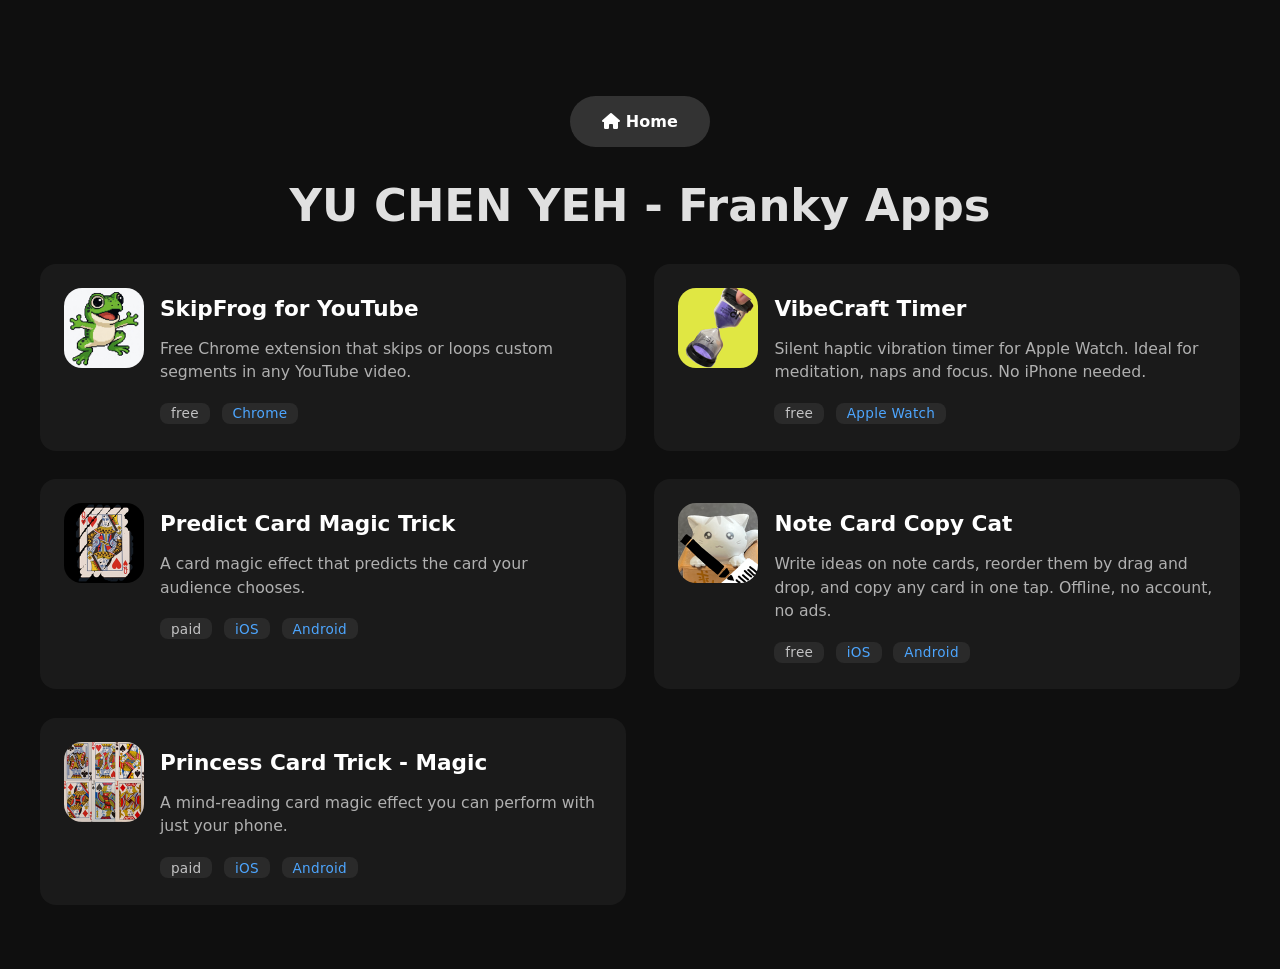
<file: show_all_app.html>
<!doctype html>
<html lang="en">
  <head>
    <meta charset="UTF-8" />
    <meta name="viewport" content="width=device-width, initial-scale=1.0" />
    <title>Apps by YU CHEN YEH - Franky</title>
    <meta name="description" content="All apps by YU CHEN YEH - Franky for iPhone, Android, Apple Watch and Chrome: free everyday tools and card magic apps." />
    <meta name="robots" content="index, follow, max-image-preview:large, max-snippet:-1, max-video-preview:-1" />
    <meta name="theme-color" content="#0f0f0f" />
    <link rel="canonical" href="https://yu-chen-yeh-franky.github.io/show_all_app.html" />

    <meta property="og:type" content="website" />
    <meta property="og:site_name" content="YU CHEN YEH - Franky" />
    <meta property="og:locale" content="en_US" />
    <meta property="og:title" content="Apps by YU CHEN YEH - Franky" />
    <meta property="og:description" content="All apps by YU CHEN YEH - Franky for iPhone, Android, Apple Watch and Chrome: free everyday tools and card magic apps." />
    <meta property="og:url" content="https://yu-chen-yeh-franky.github.io/show_all_app.html" />
    <meta property="og:image" content="https://github.com/YU-CHEN-YEH-Franky.png" />
    <meta property="og:image:width" content="460" />
    <meta property="og:image:height" content="460" />
    <meta property="og:image:alt" content="Profile photo of YU CHEN YEH - Franky" />
    <meta name="twitter:card" content="summary" />
    <meta name="twitter:title" content="Apps by YU CHEN YEH - Franky" />
    <meta name="twitter:description" content="All apps by YU CHEN YEH - Franky for iPhone, Android, Apple Watch and Chrome: free everyday tools and card magic apps." />
    <meta name="twitter:image" content="https://github.com/YU-CHEN-YEH-Franky.png" />

    <script type="application/ld+json">
    {
      "@context": "https://schema.org",
      "@graph": [
        {
          "@type": "CollectionPage",
          "@id": "https://yu-chen-yeh-franky.github.io/show_all_app.html",
          "url": "https://yu-chen-yeh-franky.github.io/show_all_app.html",
          "name": "Apps by YU CHEN YEH - Franky",
          "description": "All apps by YU CHEN YEH - Franky for iPhone, Android, Apple Watch and Chrome: free everyday tools and card magic apps.",
          "inLanguage": "en",
          "isPartOf": {
            "@type": "WebSite",
            "@id": "https://yu-chen-yeh-franky.github.io/#website",
            "name": "YU CHEN YEH - Franky",
            "url": "https://yu-chen-yeh-franky.github.io/"
          },
          "author": {
            "@type": "Person",
            "@id": "https://yu-chen-yeh-franky.github.io/#person",
            "name": "YU CHEN YEH - Franky",
            "url": "https://yu-chen-yeh-franky.github.io/"
          },
          "breadcrumb": { "@id": "https://yu-chen-yeh-franky.github.io/show_all_app.html#breadcrumb" },
          "mainEntity": { "@id": "https://yu-chen-yeh-franky.github.io/show_all_app.html#apps" }
        },
        {
          "@type": "ItemList",
          "@id": "https://yu-chen-yeh-franky.github.io/show_all_app.html#apps",
          "name": "Apps by YU CHEN YEH - Franky",
          "numberOfItems": 5,
          "itemListElement": [
            { "@type": "ListItem", "position": 1, "name": "SkipFrog for YouTube", "url": "https://yu-chen-yeh-franky.github.io/SkipFrog_for_YouTube_Page.html" },
            { "@type": "ListItem", "position": 2, "name": "VibeCraft Timer", "url": "https://yu-chen-yeh-franky.github.io/VibeCraft_Timer_Page.html" },
            { "@type": "ListItem", "position": 3, "name": "Predict Card Magic Trick", "url": "https://yu-chen-yeh-franky.github.io/Predict_Card_Magic_Trick_Page.html" },
            { "@type": "ListItem", "position": 4, "name": "Note Card Copy Cat", "url": "https://yu-chen-yeh-franky.github.io/Note_Card_Copy_Cat_Page.html" },
            { "@type": "ListItem", "position": 5, "name": "Princess Card Trick", "url": "https://yu-chen-yeh-franky.github.io/Princess_Card_Trick_Page.html" }
          ]
        },
        {
          "@type": "BreadcrumbList",
          "@id": "https://yu-chen-yeh-franky.github.io/show_all_app.html#breadcrumb",
          "itemListElement": [
            { "@type": "ListItem", "position": 1, "name": "Home", "item": "https://yu-chen-yeh-franky.github.io/" },
            { "@type": "ListItem", "position": 2, "name": "Apps", "item": "https://yu-chen-yeh-franky.github.io/show_all_app.html" }
          ]
        }
      ]
    }
    </script>
    <link rel="icon" type="image/x-icon" href="favicon.ico" />
    <link rel="icon" type="image/png" sizes="32x32" href="favicon-32x32.png" />
    <link rel="icon" type="image/png" sizes="16x16" href="favicon-16x16.png" />
    <link
      rel="stylesheet"
      href="https://cdnjs.cloudflare.com/ajax/libs/font-awesome/6.5.0/css/all.min.css"
    />

    <link rel="stylesheet" href="main.css?v=2" />
  </head>
  <body>
    <main class="container">
      <nav class="links" aria-label="Site navigation">
        <a href="index.html" class="btn"
          ><i class="fa-solid fa-house"></i> Home
        </a>
      </nav>

      <h1>YU CHEN YEH - Franky Apps</h1>

      <div class="app-grid">
        <a
          href="SkipFrog_for_YouTube_Page.html"
          style="text-decoration: none; color: inherit"
        >
          <div class="app-card">
            <img
              src="assets/app_icon/SkipFrog_for_YouTube_icon.png"
              alt="SkipFrog for YouTube extension icon"
              class="app-icon"
              width="80"
              height="80"
            />
            <div>
              <h2 class="app-name">SkipFrog for YouTube</h2>
              <p class="app-desc">Free Chrome extension that skips or loops custom segments in any YouTube video.</p>
              <div class="app-tags">
                <span class="app-tag-gray">free</span>
                <span class="app-tag">Chrome</span>
              </div>
            </div>
          </div>
        </a>

        <a
          href="VibeCraft_Timer_Page.html"
          style="text-decoration: none; color: inherit"
        >
          <div class="app-card">
            <img
              src="assets/app_icon/VibeCraft_Timer_icon_160.png"
              alt="VibeCraft Timer app icon"
              class="app-icon"
              width="80"
              height="80"
            />
            <div>
              <h2 class="app-name">VibeCraft Timer</h2>
              <p class="app-desc">Silent haptic vibration timer for Apple Watch. Ideal for meditation, naps and focus. No iPhone needed.</p>
              <div class="app-tags">
                <span class="app-tag-gray">free</span>
                <span class="app-tag">Apple Watch</span>
              </div>
            </div>
          </div>
        </a>

        <a
          href="Predict_Card_Magic_Trick_Page.html"
          style="text-decoration: none; color: inherit"
        >
          <div class="app-card">
            <img
              src="assets/app_icon/Predict_Card_Magic_Trick_icon_160.png"
              alt="Predict Card Magic Trick app icon"
              class="app-icon"
              width="80"
              height="80"
            />
            <div>
              <h2 class="app-name">Predict Card Magic Trick</h2>
              <p class="app-desc">A card magic effect that predicts the card your audience chooses.</p>
              <div class="app-tags">
                <span class="app-tag-gray">paid</span>
                <span class="app-tag">iOS</span>
                <span class="app-tag">Android</span>
              </div>
            </div>
          </div>
        </a>

        <a
          href="Note_Card_Copy_Cat_Page.html"
          style="text-decoration: none; color: inherit"
        >
          <div class="app-card">
            <img
              src="assets/app_icon/Note_Card_Copy_Cat_icon_160.png"
              alt="Note Card Copy Cat app icon"
              class="app-icon"
              width="80"
              height="80"
            />
            <div>
              <h2 class="app-name">Note Card Copy Cat</h2>
              <p class="app-desc">Write ideas on note cards, reorder them by drag and drop, and copy any card in one tap. Offline, no account, no ads.</p>
              <div class="app-tags">
                <span class="app-tag-gray">free</span>
                <span class="app-tag">iOS</span>
                <span class="app-tag">Android</span>
              </div>
            </div>
          </div>
        </a>

        <a
          href="Princess_Card_Trick_Page.html"
          style="text-decoration: none; color: inherit"
        >
          <div class="app-card">
            <img
              src="assets/app_icon/Princess_Card_Trick_icon_160.png"
              alt="Princess Card Trick app icon"
              class="app-icon"
              width="80"
              height="80"
            />
            <div>
              <h2 class="app-name">Princess Card Trick - Magic</h2>
              <p class="app-desc">A mind-reading card magic effect you can perform with just your phone.</p>
              <div class="app-tags">
                <span class="app-tag-gray">paid</span>
                <span class="app-tag">iOS</span>
                <span class="app-tag">Android</span>
              </div>
            </div>
          </div>
        </a>

      </div>
    </main>
  </body>
</html>
</file>
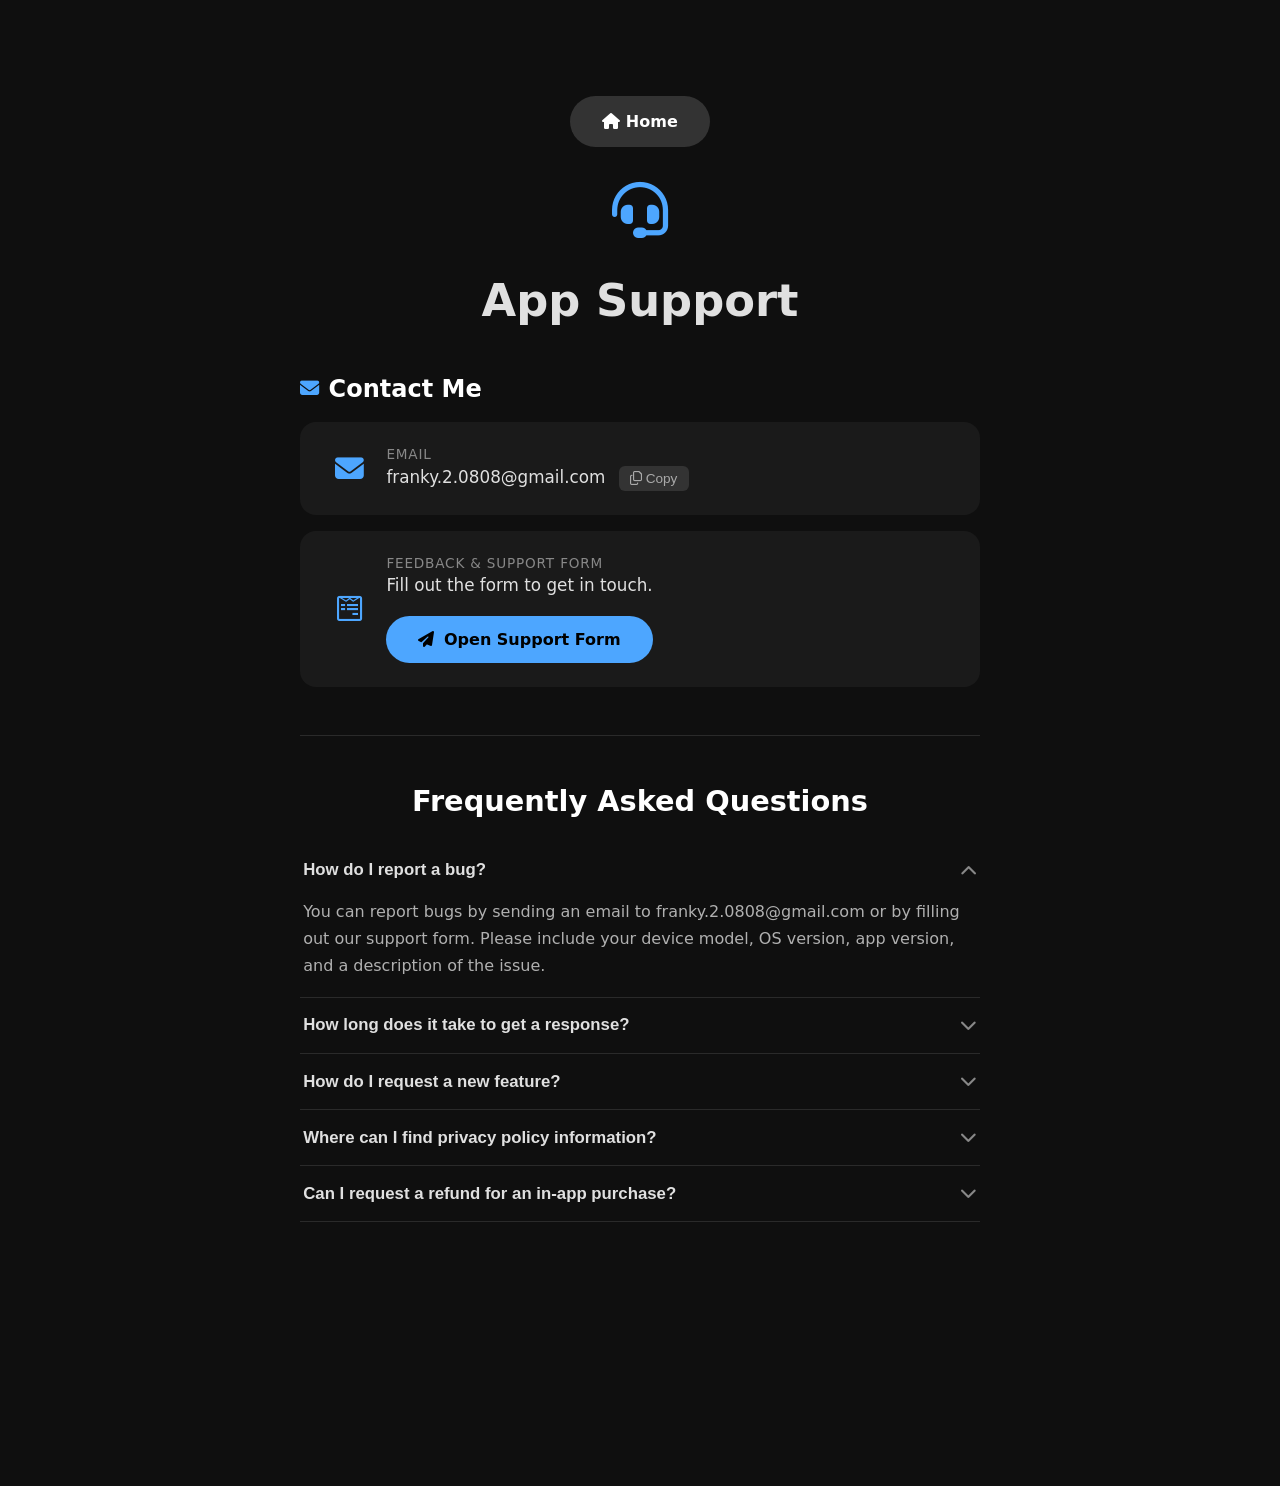
<file: support.html>
<!doctype html>
<html lang="en">
  <head>
    <meta charset="UTF-8" />
    <meta name="viewport" content="width=device-width, initial-scale=1.0" />
    <title>App Support - YU CHEN YEH - Franky</title>
    <link rel="icon" type="image/x-icon" href="favicon.ico" />
    <link rel="icon" type="image/png" sizes="32x32" href="favicon-32x32.png" />
    <link rel="icon" type="image/png" sizes="16x16" href="favicon-16x16.png" />
    <link
      rel="stylesheet"
      href="https://cdnjs.cloudflare.com/ajax/libs/font-awesome/6.5.0/css/all.min.css"
    />
    <link rel="stylesheet" href="main.css?v=2" />
    <style>
      .support-hero {
        margin-bottom: 3rem;
      }
      .support-hero-icon {
        font-size: 3.5rem;
        color: #4da6ff;
        margin-bottom: 1rem;
      }
      .support-section {
        max-width: 680px;
        margin: 0 auto 3rem;
        text-align: left;
      }
      .support-section-title {
        font-size: 1.5rem;
        font-weight: 700;
        color: #fff;
        margin-bottom: 1.2rem;
        display: flex;
        align-items: center;
        gap: 0.6rem;
      }
      .support-section-title i {
        color: #4da6ff;
        font-size: 1.2rem;
      }
      .contact-card {
        background: #1a1a1a;
        border-radius: 16px;
        padding: 1.5rem 2rem;
        margin-bottom: 1rem;
        display: flex;
        align-items: center;
        gap: 1.2rem;
        transition: background 0.2s;
      }
      .contact-card:hover {
        background: #222;
      }
      .contact-card-icon {
        font-size: 1.8rem;
        color: #4da6ff;
        min-width: 2.2rem;
        text-align: center;
      }
      .contact-card-body {
        flex: 1;
      }
      .contact-card-label {
        font-size: 0.85rem;
        color: #888;
        margin-bottom: 0.25rem;
        text-transform: uppercase;
        letter-spacing: 0.06em;
      }
      .contact-card-value {
        font-size: 1.05rem;
        color: #e0e0e0;
        word-break: break-all;
      }
      .contact-card-value a {
        color: #4da6ff;
        text-decoration: none;
      }
      .contact-card-value a:hover {
        color: #80c0ff;
        text-decoration: underline;
      }
      .form-btn {
        display: inline-flex;
        align-items: center;
        gap: 0.6rem;
        background: #4da6ff;
        color: #000;
        font-weight: 700;
        padding: 0.9rem 2rem;
        border-radius: 50px;
        text-decoration: none;
        font-size: 1rem;
        transition: background 0.2s, transform 0.2s;
        margin-top: 0.5rem;
      }
      .form-btn:hover {
        background: #80c0ff;
        transform: translateY(-2px);
      }
      .divider {
        border: none;
        border-top: 1px solid #2a2a2a;
        margin: 2.5rem auto;
        max-width: 680px;
      }
      .apps-list {
        max-width: 680px;
        margin: 0 auto;
        display: flex;
        flex-direction: column;
        gap: 0.8rem;
      }
      .app-support-item {
        background: #1a1a1a;
        border-radius: 12px;
        padding: 1rem 1.5rem;
        display: flex;
        align-items: center;
        gap: 1rem;
        text-decoration: none;
        transition: background 0.2s, transform 0.2s;
      }
      .app-support-item:hover {
        background: #222;
        transform: translateY(-2px);
      }
      .app-support-icon {
        width: 52px;
        height: 52px;
        border-radius: 12px;
        object-fit: cover;
        flex-shrink: 0;
      }
      .app-support-name {
        font-size: 1.05rem;
        font-weight: 600;
        color: #fff;
        margin-bottom: 0.15rem;
      }
      .app-support-desc {
        font-size: 0.9rem;
        color: #888;
      }
      .app-support-arrow {
        margin-left: auto;
        color: #555;
        font-size: 0.95rem;
      }
    </style>
  </head>
  <body>
    <div class="container">

      <div class="links">
        <a href="index.html" class="btn mr-2 mb-2"
          ><i class="fa-solid fa-house"></i> Home
        </a>
      </div>

      <!-- Hero -->
      <div class="support-hero">
        <div class="support-hero-icon">
          <i class="fa-solid fa-headset"></i>
        </div>
        <h1>App Support</h1>
      </div>

      <!-- Contact Section -->
      <div class="support-section">
        <div class="support-section-title">
          <i class="fa-solid fa-envelope"></i> Contact Me
        </div>

        <div class="contact-card">
          <div class="contact-card-icon">
            <i class="fa-solid fa-envelope"></i>
          </div>
          <div class="contact-card-body">
            <div class="contact-card-label">Email</div>
            <div class="contact-card-value">
              <span id="email-text">franky.2.0808@gmail.com</span>
              <button class="copy-btn" onclick="copyEmail()">
                <i class="fa-regular fa-copy"></i> Copy
              </button>
            </div>
          </div>
        </div>

        <div class="contact-card">
          <div class="contact-card-icon">
            <i class="fa-brands fa-wpforms"></i>
          </div>
          <div class="contact-card-body">
            <div class="contact-card-label">Feedback & Support Form</div>
            <div class="contact-card-value" style="margin-bottom: 0.8rem;">
              Fill out the form to get in touch.
            </div>
            <a
              href="https://docs.google.com/forms/d/e/1FAIpQLSfjgQypMS3BK_VRhWB7VRqcsmFMjq4aorL6wpm61oKgYFOiIA/viewform?usp=dialog"
              target="_blank"
              rel="noopener noreferrer"
              class="form-btn"
            >
              <i class="fa-solid fa-paper-plane"></i> Open Support Form
            </a>
          </div>
        </div>
      </div>

      <hr class="divider" />

      <!-- FAQ -->
      <div class="faq-section">
        <h2 class="faq-title">Frequently Asked Questions</h2>

        <div class="faq-item">
          <button class="faq-question" onclick="toggleFaq(this)">
            How do I report a bug?
            <i class="fa-solid fa-chevron-down faq-icon"></i>
          </button>
          <div class="faq-answer">
            You can report bugs by sending an email to franky.2.0808@gmail.com or by filling out our support form. Please include your device model, OS version, app version, and a description of the issue.
          </div>
        </div>

        <div class="faq-item">
          <button class="faq-question" onclick="toggleFaq(this)">
            How long does it take to get a response?
            <i class="fa-solid fa-chevron-down faq-icon"></i>
          </button>
          <div class="faq-answer">
            We aim to respond to all support requests within 1–3 business days. Complex issues may take a bit longer, but we'll keep you updated.
          </div>
        </div>

        <div class="faq-item">
          <button class="faq-question" onclick="toggleFaq(this)">
            How do I request a new feature?
            <i class="fa-solid fa-chevron-down faq-icon"></i>
          </button>
          <div class="faq-answer">
            We'd love to hear your ideas! Send your feature request via email or the support form. While we can't promise every request will be implemented, all feedback is carefully reviewed.
          </div>
        </div>

        <div class="faq-item">
          <button class="faq-question" onclick="toggleFaq(this)">
            Where can I find privacy policy information?
            <i class="fa-solid fa-chevron-down faq-icon"></i>
          </button>
          <div class="faq-answer">
            Privacy policy details are available on each app's individual page. In general, our apps do not collect personal data. Your privacy is our priority.
          </div>
        </div>

        <div class="faq-item">
          <button class="faq-question" onclick="toggleFaq(this)">
            Can I request a refund for an in-app purchase?
            <i class="fa-solid fa-chevron-down faq-icon"></i>
          </button>
          <div class="faq-answer">
            Refunds for App Store purchases are handled by Apple. You can request a refund at <a href="https://reportaproblem.apple.com" target="_blank" rel="noopener noreferrer" style="color:#4da6ff;">reportaproblem.apple.com</a>. For Google Play purchases, visit the Google Play Help Center.
          </div>
        </div>

      </div>

      <div style="height: 200px;"></div>
    </div>

    <script>
      function copyEmail() {
        const email = document.getElementById('email-text').textContent;
        navigator.clipboard.writeText(email).then(() => {
          const btn = document.querySelector('.copy-btn');
          btn.innerHTML = '<i class="fa-solid fa-check"></i> Copied';
          setTimeout(() => {
            btn.innerHTML = '<i class="fa-regular fa-copy"></i> Copy';
          }, 2000);
        });
      }

      function toggleFaq(btn) {
        const answer = btn.nextElementSibling;
        const icon = btn.querySelector('.faq-icon');
        answer.classList.toggle('open');
        icon.classList.toggle('rotated');
      }

      document.querySelector('.faq-item .faq-answer').classList.add('open');
      document.querySelector('.faq-item .faq-icon').classList.add('rotated');
    </script>
  </body>
</html>
</file>
<file: main.css>
html { height: 100%; overflow-y: auto; -webkit-overflow-scrolling: touch; }
body {
	font-family: system-ui, sans-serif;
	margin:0; padding:0;
	background:#0f0f0f;
	color:#e0e0e0;
	min-height: 100%;
	overflow-x: hidden;
	position: relative;
}
.container {
	max-width:800px;
	margin:0 auto;
	padding:4rem 1rem;
	text-align:center;
}
h1 { font-size:3.5rem; margin-bottom:0.5rem; }
.tagline { font-size:1.4rem; color:#a0a0a0; margin-bottom:2rem; }
.links { display:flex; flex-wrap:wrap; justify-content:center; gap:1.5rem; margin:2rem 0; }
.social-links {
	margin-top: 3rem;
	display: flex;
	flex-wrap: wrap;
	justify-content: center;
	align-items: center;
	gap: 0.5rem 2rem;
}
.social { font-size:1rem; color:#888; text-decoration:none; white-space:nowrap; }
.social:hover { color:white; }

@media (max-width: 480px) {
	.social-links {
		flex-direction: column;
		gap: 1.2rem;
		margin-top: 2.5rem;
	}
	.social { font-size: 1.05rem; }
}
.copy-btn { background:#333; border:none; color:#aaa; padding:0.3rem 0.7rem; border-radius:6px; cursor:pointer; font-size:0.85rem; margin-left:0.5rem; transition:0.2s; }
.copy-btn:hover { background:#555; color:white; }

.btn { background:#333; color:white; padding:1rem 2rem; border-radius:50px; text-decoration:none; font-weight:bold; transition:0.3s; }
.btn:hover { background:#555; transform:translateY(-3px); }

.container {
	max-width: 1200px;
	margin: 0 auto;
	padding: 4rem 1rem;
	text-align: center;
}
h1 {
	font-size: 2.8rem;
	margin-bottom: 0.5rem;
}
.subtitle {
	font-size: 1.3rem;
	color: #a0a0a0;
	margin-bottom: 3rem;
}
.app-grid {
	display: grid;
	grid-template-columns: repeat(2, 1fr);
	gap: 1.8rem;
	margin-top: 2rem;
}
.app-grid > a {
	display: flex;
}
@media (max-width: 850px) {
	.app-grid {
		grid-template-columns: 1fr;
	}
}
.app-card {
	background: #1a1a1a;
	border-radius: 16px;
	padding: 1.5rem;
	text-align: left;
	transition: 0.2s;
	display: flex;
	align-items: flex-start;
	flex: 1;
}
.app-card:hover {
	transform: translateY(-4px);
	background: #222;
}
.app-icon {
	width: 80px;
	height: 80px;
	border-radius: 18px;
	object-fit: cover;
	margin-right: 1rem;
}
.app-name {
	font-size: 1.35rem;
	margin: 0.5rem 0 0.3rem;
	color: #fff;
}
.app-desc {
	color: #b0b0b0;
	font-size: 0.98rem;
	line-height: 1.5;
	margin-bottom: 1.2rem;
}
.app-link {
	color: #4da6ff;
	text-decoration: none;
	font-weight: 500;
	display: inline-flex;
	align-items: center;
	gap: 0.4rem;
}
.app-link:hover {
	color: #80c0ff;
}
.back-btn {
	display: inline-flex;
	align-items: center;
	gap: 0.5rem;
	color: #888;
	text-decoration: none;
	margin-bottom: 2rem;
	font-size: 1.05rem;
	padding: 0.5rem 1.2rem;
	border-radius: 8px;
	transition:
		background 0.2s,
		color 0.2s;
}
.back-btn:hover,
.back-btn:focus {
	color: #fff;
	background: #222;
	outline: none;
}
.app-tags {
	margin-top: 0.2rem;
}
.app-tag {
	display: inline-block;
	background: #2a2a2a;
	color: #4da6ff;
	border-radius: 8px;
	font-size: 0.85rem;
	padding: 0.18em 0.8em;
	margin-right: 0.5em;
	margin-bottom: 0.2em;
	font-weight: 500;
	letter-spacing: 0.02em;
}
.app-tag-gray {
	display: inline-block;
	background: #2a2a2a;
	color: #c3c3c4;
	border-radius: 8px;
	font-size: 0.85rem;
	padding: 0.18em 0.8em;
	margin-right: 0.5em;
	margin-bottom: 0.2em;
	font-weight: 500;
	letter-spacing: 0.02em;
}

.description {
	font-size: 1.15rem;
	line-height: 1.7;
	color: #c0c0c0;
	max-width: 620px;
	margin: 0 auto 3rem;
}

.back-link {
	display: inline-flex;
	align-items: center;
	gap: 0.5rem;
	color: #888;
	text-decoration: none;
	margin-bottom: 3rem;
	font-size: 1rem;
}
.back-link:hover { color: #ccc; }

/* FAQ Section */
.faq-section {
  max-width: 680px;
  margin: 3rem auto 0;
  text-align: left;
}
.faq-title {
  font-size: 1.8rem;
  margin-bottom: 1.5rem;
  text-align: center;
  color: #fff;
}
.faq-item {
  border-bottom: 1px solid #2a2a2a;
}
.faq-question {
  width: 100%;
  background: none;
  border: none;
  color: #e0e0e0;
  font-size: 1.05rem;
  font-weight: 600;
  text-align: left;
  padding: 1.1rem 0.2rem;
  cursor: pointer;
  display: flex;
  justify-content: space-between;
  align-items: center;
  gap: 1rem;
  transition: color 0.2s;
}
.faq-question:hover { color: #fff; }
.faq-icon {
  flex-shrink: 0;
  transition: transform 0.25s;
  color: #888;
}
.faq-icon.rotated { transform: rotate(180deg); }
.faq-answer {
  max-height: 0;
  overflow: hidden;
  color: #b0b0b0;
  font-size: 1rem;
  line-height: 1.7;
  transition: max-height 0.3s ease, padding 0.3s ease;
  padding: 0 0.2rem;
}
.faq-answer.open {
  max-height: 300px;
  padding: 0 0.2rem 1.1rem;
}
</file>
